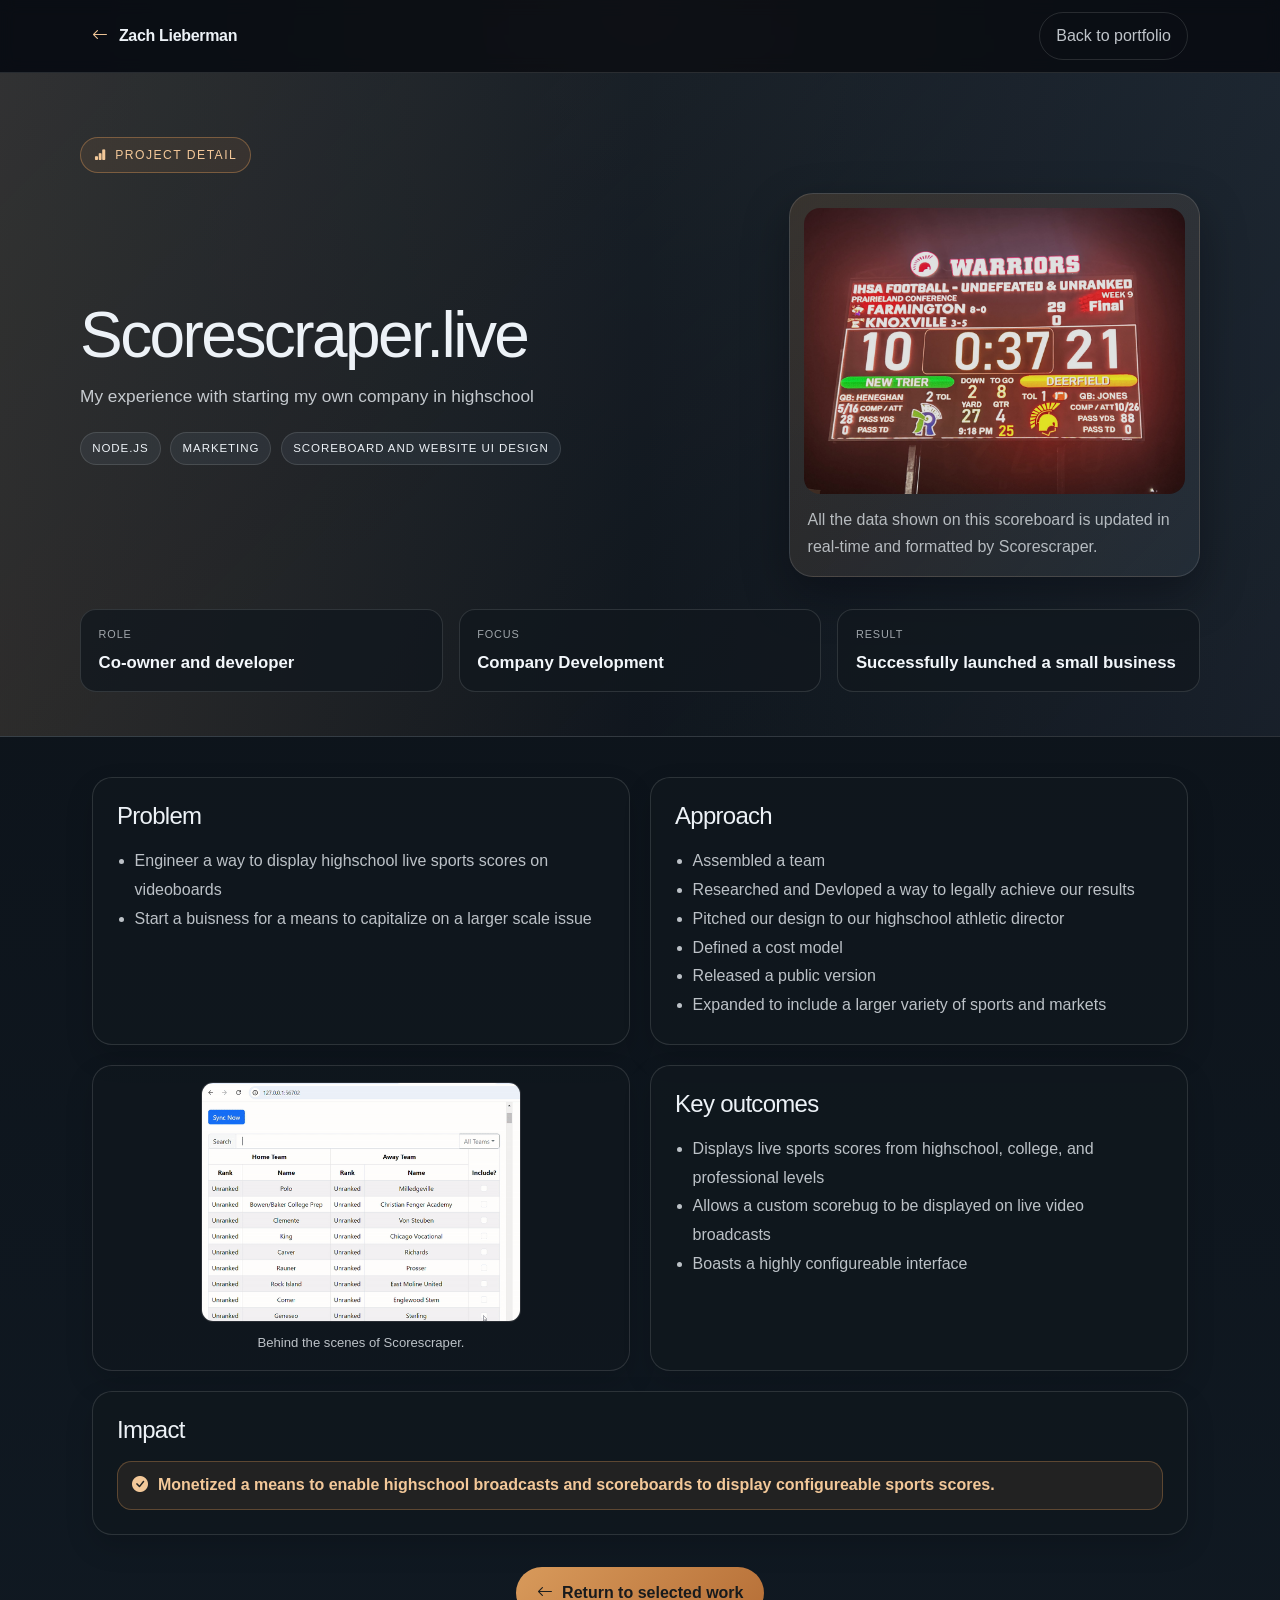
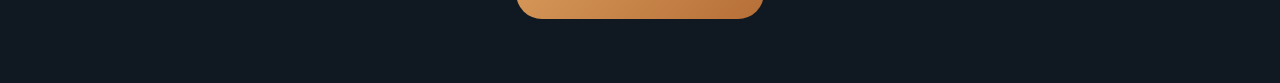
<file: proj2.html>
<!DOCTYPE html>
<html lang="en" data-bs-theme="dark">

<head>
  <meta charset="UTF-8">
  <meta name="viewport" content="width=device-width, initial-scale=1.0">
  <title>Scorescraper.live | Zach Lieberman</title>
  <meta name="description" content="A tool for displaying live sports scores on videoboards and broadcasts.">
  <link href="https://cdn.jsdelivr.net/npm/bootstrap@5.3.3/dist/css/bootstrap.min.css" rel="stylesheet">
  <link rel="stylesheet" href="https://cdn.jsdelivr.net/npm/bootstrap-icons@1.11.3/font/bootstrap-icons.min.css">
  <link rel="stylesheet" href="project-detail.css">
</head>

<body style="
    --project-caption-font-size: 1rem;
    --hero-image-width: 100%;
    --hero-image-height: 100%;
    --hero-image-fit: cover;          /* cover | contain */
    --hero-image-position: center;    /* center | top | 50% 30% */
    --hero-image-radius: 0;
    --hero-image-crop-top: 0%;
    --hero-image-crop-bottom: 0%;
  ">

  <nav class="topbar">
    <div class="container nav-inner">
      <a class="brand" href="index.html"><i class="bi bi-arrow-left"></i>Zach Lieberman</a>
      <a class="nav-link" href="index.html#projects">Back to portfolio</a>
    </div>
  </nav>

  <main class="project-page">
    <section class="project-hero">
      <div class="container">
        <span class="eyebrow"><i class="bi bi-bar-chart-fill"></i> Project detail</span>
        <div class="hero-grid">
          <div>
            <h1>Scorescraper.live</h1>
            <p>My experience with starting my own company in highschool</p>
            <div class="tag-row">
              <span class="tag">Node.js</span>
              <span class="tag">Marketing</span>
              <span class="tag">Scoreboard and Website UI Design</span>
            </div>
          </div>
          <div class="hero-visual hero-visual--captioned">
            <div class="hero-visual-content"><img class="hero-image-fit" src="media/IMG_8329.JPG" alt="Scoreboard">
            </div>
            <p class="hero-video-caption">All the data shown on this scoreboard is updated in real-time and formatted by Scorescraper.</p>
          </div>
        </div>

        <div class="project-metrics">
          <div class="metric">
            <span class="metric-label">Role</span>
            <span class="metric-value">Co-owner and developer</span>
          </div>
          <div class="metric">
            <span class="metric-label">Focus</span>
            <span class="metric-value">Company Development</span>
          </div>
          <div class="metric">
            <span class="metric-label">Result</span>
            <span class="metric-value">Successfully launched a small business</span>
          </div>
        </div>
      </div>
    </section>

    <div class="container detail-shell">
      <div class="detail-grid">
        <article class="detail-card">
          <h2>Problem</h2>
          <ul>
            <li>Engineer a way to display highschool live sports scores on videoboards</li>
            <li>Start a buisness for a means to capitalize on a larger scale issue</li>
          </ul>
        </article>

        <article class="detail-card">
          <h2>Approach</h2>
          <ul>
            <li>Assembled a team</li>
            <li>Researched and Devloped a way to legally achieve our results</li>
            <li>Pitched our design to our highschool athletic director</li>
            <li>Defined a cost model</li>
            <li>Released a public version</li>
            <li>Expanded to include a larger variety of sports and markets</li>

          </ul>
        </article>

        <article class="detail-card detail-media-card">
          <img class="detail-media-image" src="media/clickInclue.gif" alt="Project snapshot">
          <p class="detail-media-caption">Behind the scenes of Scorescraper.</p>
        </article>

        <article class="detail-card">
          <h2>Key outcomes</h2>
          <ul>
            <li>Displays live sports scores from highschool, college, and professional levels</li>
            <li>Allows a custom scorebug to be displayed on live video broadcasts</li>
            <li>Boasts a highly configureable interface</li>
          </ul>
        </article>

        <article class="detail-card full">
          <h2>Impact</h2>
          <div class="outcome"><i class="bi bi-check-circle-fill"></i> Monetized a means to enable highschool broadcasts
            and scoreboards to display configureable sports scores.</div>
        </article>
      </div>

      <div class="back-section">
        <a class="back-button" href="index.html#projects"><i class="bi bi-arrow-left"></i> Return to selected work</a>
      </div>
    </div>
  </main>
</body>

</html>
</file>
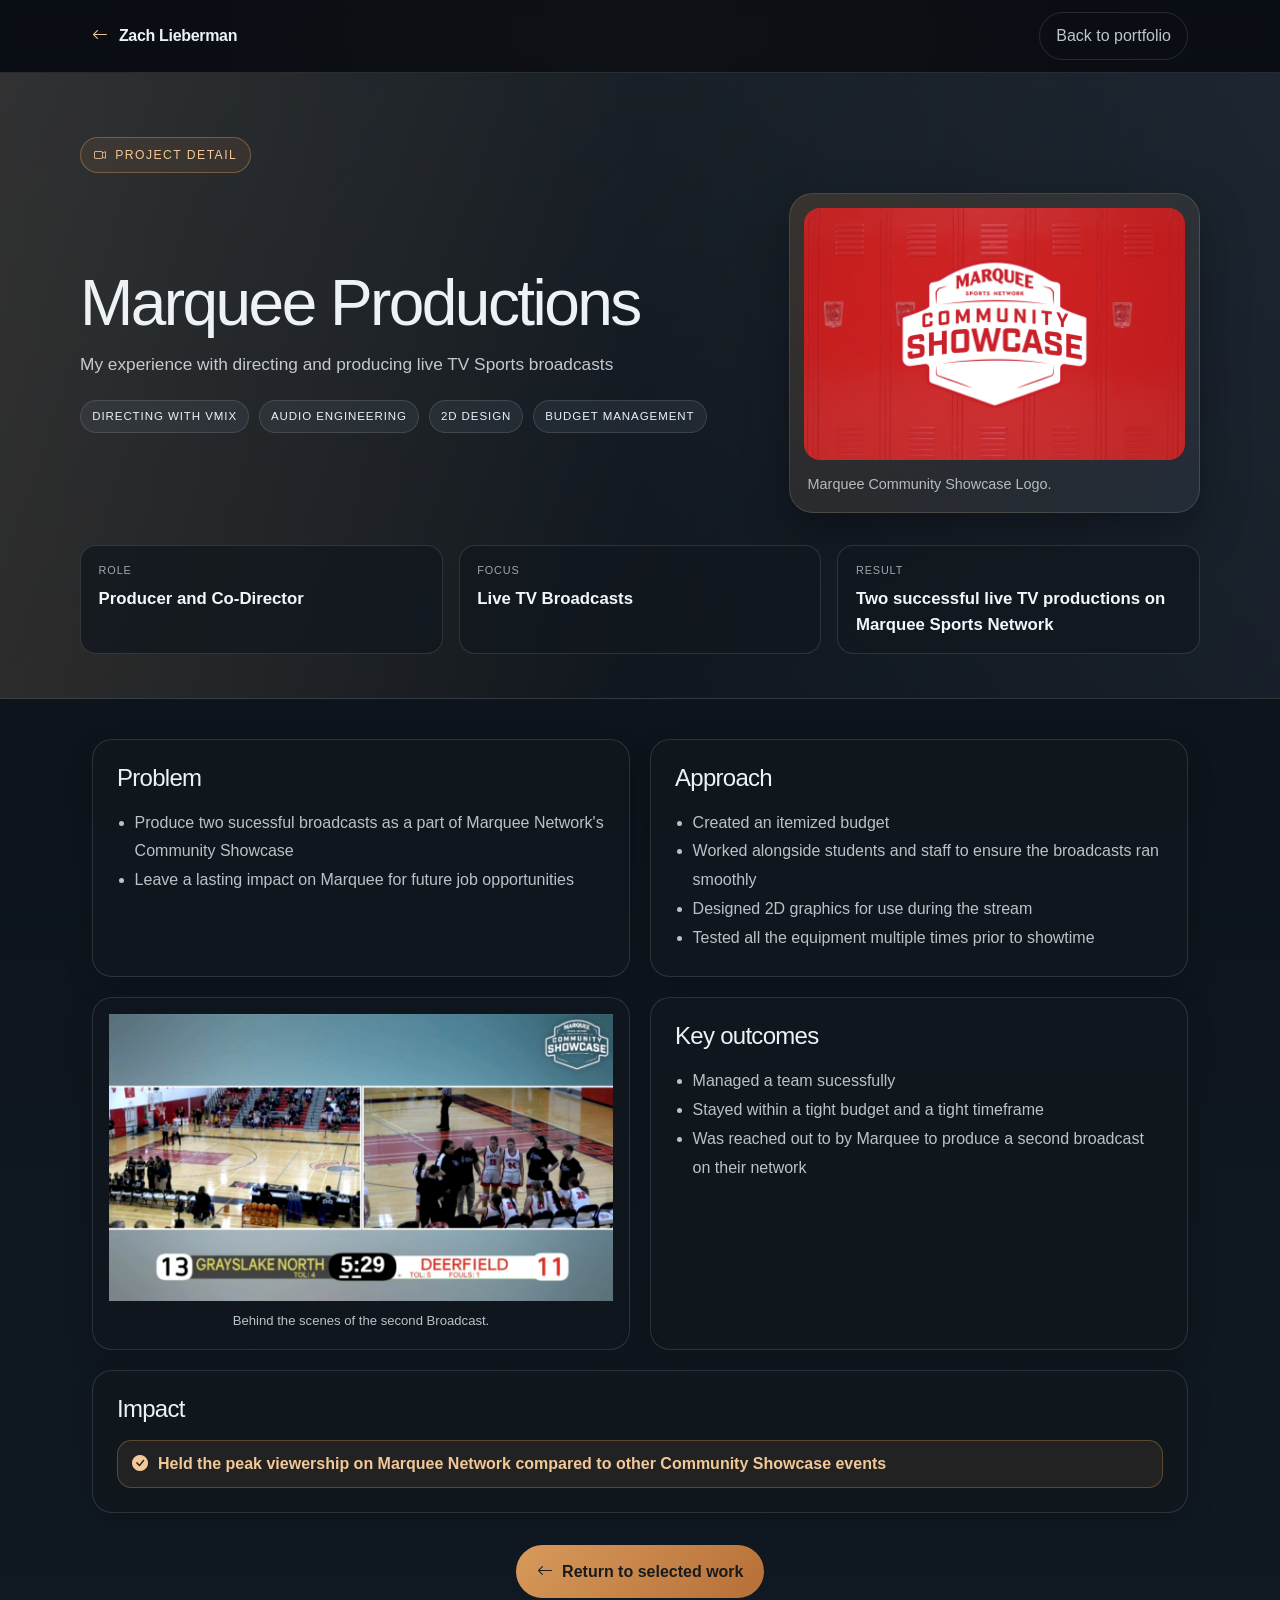
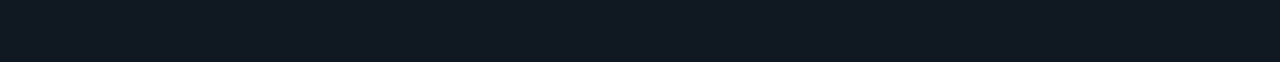
<file: proj3.html>
<!DOCTYPE html>
<html lang="en" data-bs-theme="dark">
<head>
  <meta charset="UTF-8">
  <meta name="viewport" content="width=device-width, initial-scale=1.0">
  <title>Marquee Productions | Zach Lieberman</title>
  <meta name="description" content="Project detail page for Marquee Productions work by Zach Lieberman.">
  <link href="https://cdn.jsdelivr.net/npm/bootstrap@5.3.3/dist/css/bootstrap.min.css" rel="stylesheet">
  <link rel="stylesheet" href="https://cdn.jsdelivr.net/npm/bootstrap-icons@1.11.3/font/bootstrap-icons.min.css">
  <link rel="stylesheet" href="project-detail.css">
</head>
<body style="--project-caption-font-size: 0.9rem;">
  <nav class="topbar">
    <div class="container nav-inner">
      <a class="brand" href="index.html"><i class="bi bi-arrow-left"></i>Zach Lieberman</a>
      <a class="nav-link" href="index.html#projects">Back to portfolio</a>
    </div>
  </nav>

  <main class="project-page">
    <section class="project-hero">
      <div class="container">
        <span class="eyebrow"><i class="bi bi-camera-video"></i> Project detail</span>
        <div class="hero-grid">
          <div>
            <h1>Marquee Productions</h1>
            <p>My experience with directing and producing live TV Sports broadcasts</p>
            <div class="tag-row">
              <span class="tag">Directing with vMix</span>
              <span class="tag">Audio Engineering</span>
              <span class="tag">2D Design</span>
              <span class = "tag">Budget Management</span>
            </div>
          </div>
          <div class="hero-visual hero-visual--captioned">
            <div class="hero-visual-content"><img class="hero-visual-image" src="media/marqueeshowcase.png" alt="Marquee Showcase"></div>
            <p class="hero-video-caption">Marquee Community Showcase Logo.</p>
          </div>
        </div>

        <div class="project-metrics">
          <div class="metric">
            <span class="metric-label">Role</span>
            <span class="metric-value">Producer and Co-Director</span>
          </div>
          <div class="metric">
            <span class="metric-label">Focus</span>
            <span class="metric-value">Live TV Broadcasts</span>
          </div>
          <div class="metric">
            <span class="metric-label">Result</span>
            <span class="metric-value">Two successful live TV productions on Marquee Sports Network</span>
          </div>
        </div>
      </div>
    </section>

    <div class="container detail-shell">
      <div class="detail-grid">
        <article class="detail-card">
          <h2>Problem</h2>
          <ul>
            <li>Produce two sucessful broadcasts as a part of Marquee Network's Community Showcase</li>
            <li>Leave a lasting impact on Marquee for future job opportunities</li>
          </ul>
        </article>

        <article class="detail-card">
          <h2>Approach</h2>
          <ul>
            <li>Created an itemized budget</li>
            <li>Worked alongside students and staff to ensure the broadcasts ran smoothly</li>
            <li>Designed 2D graphics for use during the stream</li>
            <li>Tested all the equipment multiple times prior to showtime</li>

          </ul>
        </article>

        <article class="detail-card detail-media-card">
          <img class="hero-media-image" src="media/IMG_2562.jpg" alt="Project snapshot">
          <p class="detail-media-caption">Behind the scenes of the second Broadcast.</p>
        </article>

        <article class="detail-card">
          <h2>Key outcomes</h2>
          <ul>
            <li>Managed a team sucessfully</li>
            <li>Stayed within a tight budget and a tight timeframe</li>
            <li>Was reached out to by Marquee to produce a second broadcast on their network</li>
          </ul>
        </article>

        <article class="detail-card full">
          <h2>Impact</h2>
          <div class="outcome"><i class="bi bi-check-circle-fill"></i> Held the peak viewership on Marquee Network compared to other Community Showcase events</div>
        </article>
      </div>

      <div class="back-section">
        <a class="back-button" href="index.html#projects"><i class="bi bi-arrow-left"></i> Return to selected work</a>
      </div>
    </div>
  </main>
</body>
</html>
</file>
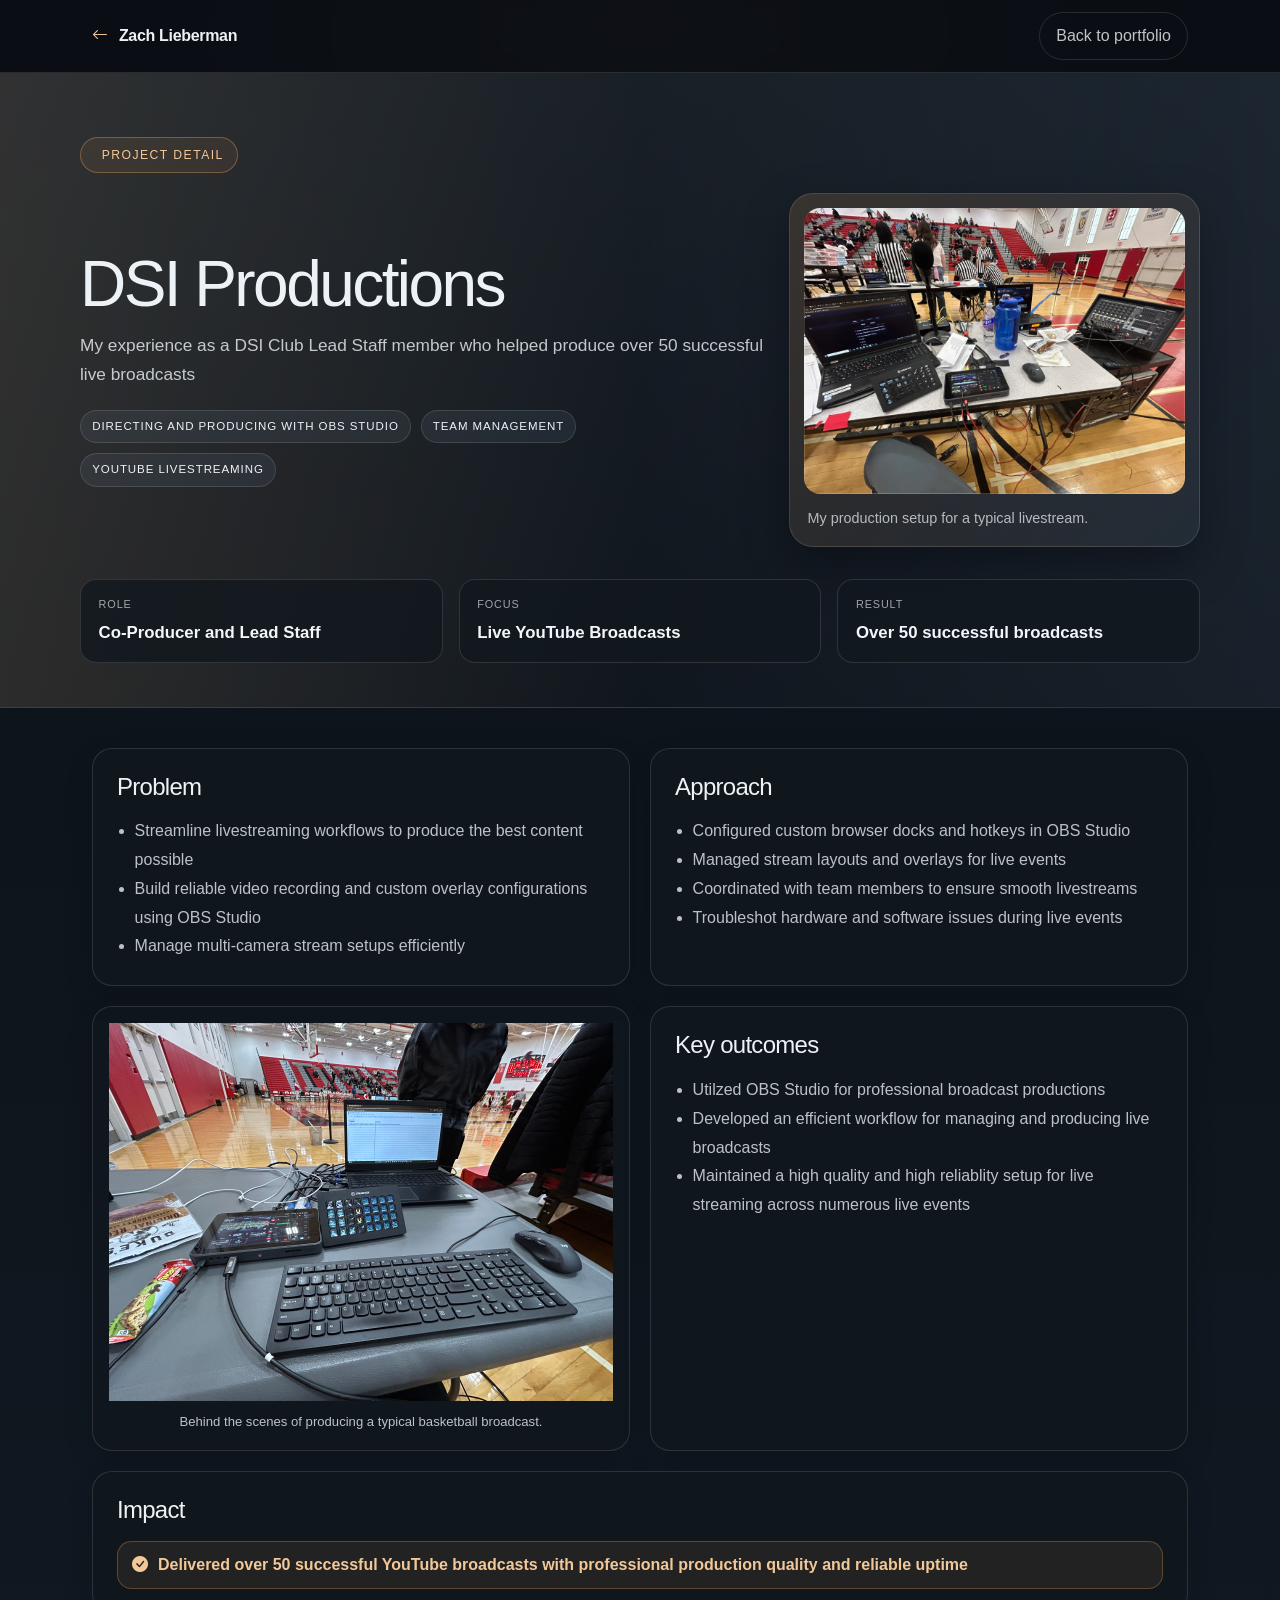
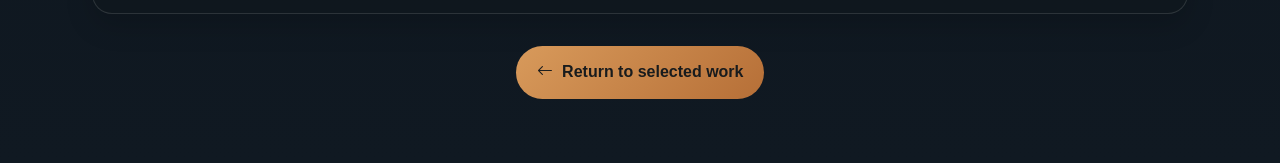
<file: proj4.html>
<!DOCTYPE html>
<html lang="en" data-bs-theme="dark">
<head>
  <meta charset="UTF-8">
  <meta name="viewport" content="width=device-width, initial-scale=1.0">
  <title>DSI Productions | Zach Lieberman</title>
  <meta name="description" content="My work for DSI Club producting livestreams on youtube">
  <link href="https://cdn.jsdelivr.net/npm/bootstrap@5.3.3/dist/css/bootstrap.min.css" rel="stylesheet">
  <link rel="stylesheet" href="https://cdn.jsdelivr.net/npm/bootstrap-icons@1.11.3/font/bootstrap-icons.min.css">
  <link rel="stylesheet" href="project-detail.css">
</head>
<body style="--project-caption-font-size: 0.9rem;">
  <nav class="topbar">
    <div class="container nav-inner">
      <a class="brand" href="index.html"><i class="bi bi-arrow-left"></i>Zach Lieberman</a>
      <a class="nav-link" href="index.html#projects">Back to portfolio</a>
    </div>
  </nav>

  <main class="project-page">
    <section class="project-hero">
      <div class="container">
        <span class="eyebrow"><img class ></i> Project detail</span>
        <div class="hero-grid">
          <div>
            <h1>DSI Productions</h1>
            <p>My experience as a DSI Club Lead Staff member who helped produce over 50 successful live broadcasts</p>
            <div class="tag-row">
              <span class="tag">Directing and Producing with OBS Studio</span>
              <span class="tag">Team Management</span>
              <span class="tag">YouTube Livestreaming</span>
            </div>
          </div>
          <div class="hero-visual hero-visual--captioned">
            <div class="hero-visual-content"><img class="hero-visual-image" src="media/IMG_8905.jpg" alt="DSI Work"></div>
            <p class="hero-video-caption">My production setup for a typical livestream.</p>
          </div>
        </div>

        <div class="project-metrics">
          <div class="metric">
            <span class="metric-label">Role</span>
            <span class="metric-value">Co-Producer and Lead Staff</span>
          </div>
          <div class="metric">
            <span class="metric-label">Focus</span>
            <span class="metric-value">Live YouTube Broadcasts</span>
          </div>
          <div class="metric">
            <span class="metric-label">Result</span>
            <span class="metric-value">Over 50 successful broadcasts</span>
          </div>
        </div>
      </div>
    </section>

    <div class="container detail-shell">
      <div class="detail-grid">
        <article class="detail-card">
          <h2>Problem</h2>
          <ul>
            <li>Streamline livestreaming workflows to produce the best content possible</li>
            <li>Build reliable video recording and custom overlay configurations using OBS Studio</li>
            <li>Manage multi-camera stream setups efficiently</li>
          </ul>
        </article>

        <article class="detail-card">
          <h2>Approach</h2>
          <ul>
            <li>Configured custom browser docks and hotkeys in OBS Studio</li>
            <li>Managed stream layouts and overlays for live events</li>
            <li>Coordinated with team members to ensure smooth livestreams</li>
            <li>Troubleshot hardware and software issues during live events</li>

          </ul>
        </article>

        <article class="detail-card detail-media-card">
          <img class="hero-media-image" src="media/dsiPic.JPG" alt="Project snapshot">
          <p class="detail-media-caption">Behind the scenes of producing a typical basketball broadcast.</p>
        </article>

        <article class="detail-card">
          <h2>Key outcomes</h2>
          <ul>
            <li>Utilzed OBS Studio for professional broadcast productions</li>
            <li>Developed an efficient workflow for managing and producing live broadcasts</li>
            <li>Maintained a high quality and high reliablity setup for live streaming across numerous live events</li>
          </ul>
        </article>

        <article class="detail-card full">
          <h2>Impact</h2>
          <div class="outcome"><i class="bi bi-check-circle-fill"></i> Delivered over 50 successful YouTube broadcasts with professional production quality and reliable uptime</div>
        </article>
      </div>

      <div class="back-section">
        <a class="back-button" href="index.html#projects"><i class="bi bi-arrow-left"></i> Return to selected work</a>
      </div>
    </div>
  </main>
</body>
</html>
</file>
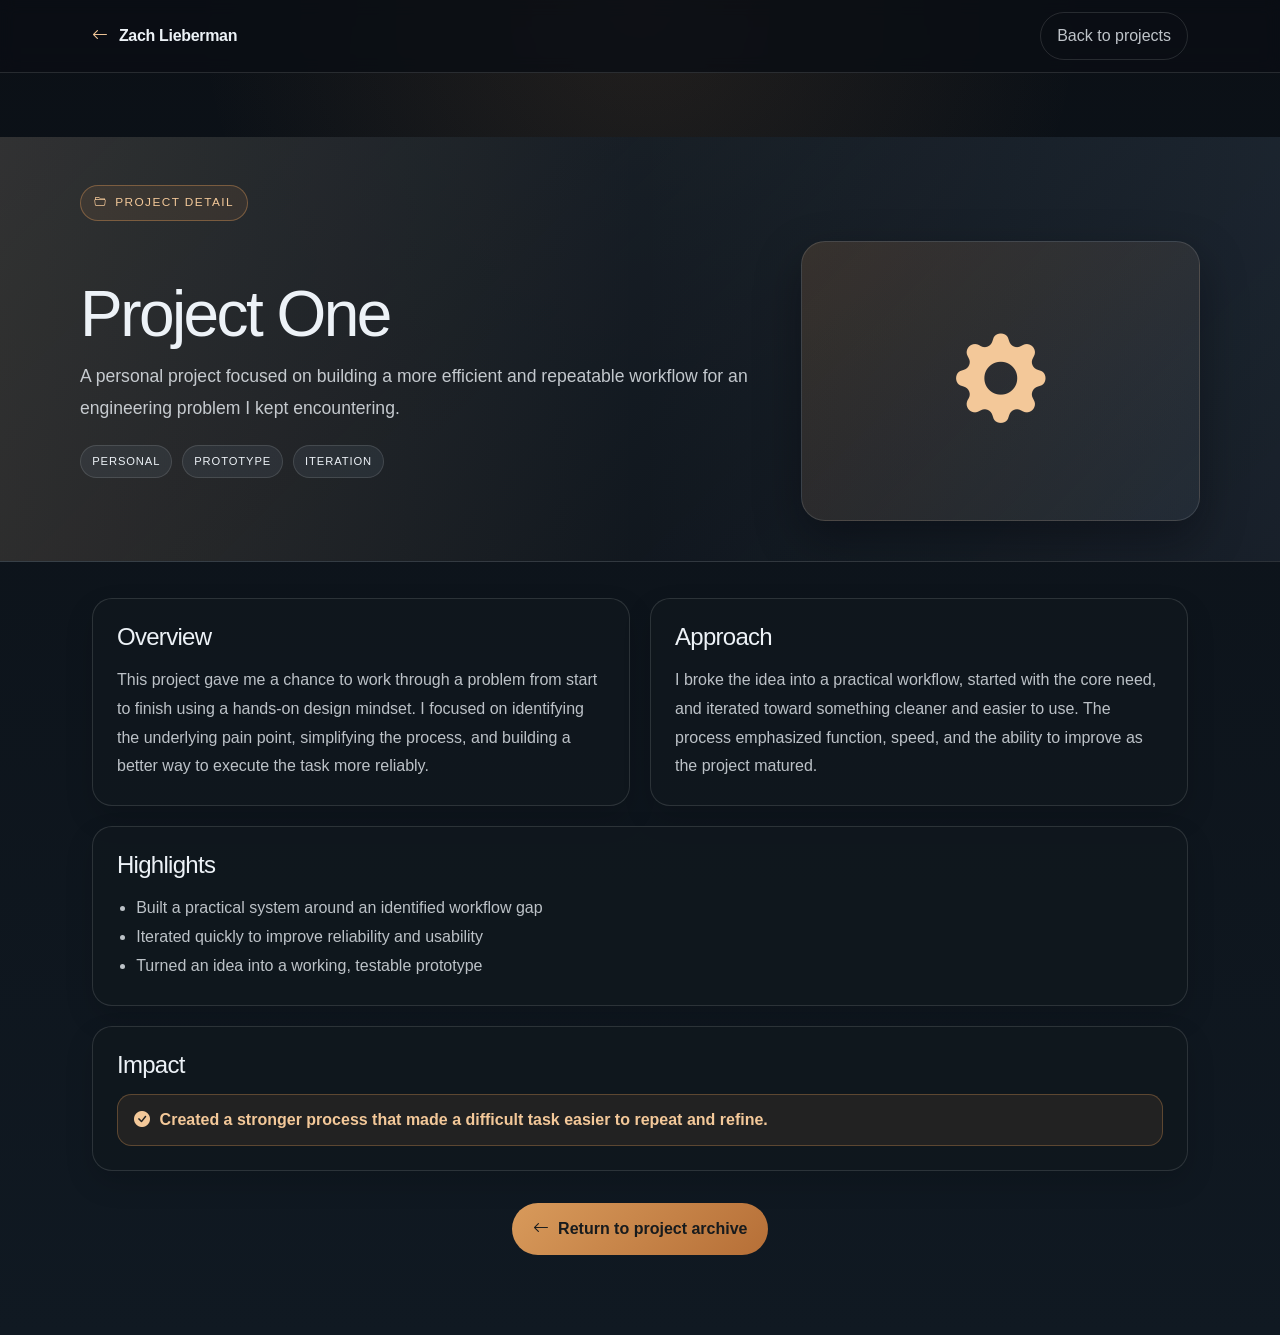
<file: project-detail.html>
<!DOCTYPE html>
<html lang="en" data-bs-theme="dark">
<head>
  <meta charset="UTF-8">
  <meta name="viewport" content="width=device-width, initial-scale=1.0">
  <title>Project Detail | Zach Lieberman</title>
  <meta name="description" content="Detailed project overview for Zach Lieberman's work.">
  <link href="https://cdn.jsdelivr.net/npm/bootstrap@5.3.3/dist/css/bootstrap.min.css" rel="stylesheet">
  <link rel="stylesheet" href="https://cdn.jsdelivr.net/npm/bootstrap-icons@1.11.3/font/bootstrap-icons.min.css">
  <style>
    :root {
      --steel-950: #0c1117;
      --steel-900: #141d28;
      --steel-800: #1b2a36;
      --steel-700: #2c4052;
      --steel-500: #6d8197;
      --metal: #b7bfc7;
      --metal-strong: #dfe6ef;
      --bronze: #cb8d52;
      --line: rgba(255, 255, 255, 0.12);
      --shadow: rgba(2, 4, 8, 0.35);
    }

    * { box-sizing: border-box; }

    body {
      margin: 0;
      background:
        radial-gradient(circle at top, rgba(203, 141, 82, 0.12), transparent 30%),
        linear-gradient(180deg, #0b1016 0%, #101922 100%);
      color: #edf2f7;
      font-family: "Segoe UI", sans-serif;
    }

    a { text-decoration: none; }
    img { max-width: 100%; display: block; }

    .container {
      width: min(1120px, calc(100% - 2rem));
      margin: 0 auto;
    }

    .topbar {
      position: sticky;
      top: 0;
      z-index: 20;
      border-bottom: 1px solid var(--line);
      background: rgba(10, 14, 20, 0.82);
      backdrop-filter: blur(8px);
    }

    .nav-inner {
      display: flex;
      justify-content: space-between;
      align-items: center;
      gap: 1rem;
      min-height: 72px;
    }

    .brand {
      display: inline-flex;
      align-items: center;
      gap: 0.7rem;
      color: #edf2f7;
      text-decoration: none;
      font-weight: 700;
      letter-spacing: -0.02em;
    }

    .brand i { color: #f3c899; }

    .nav-link {
      color: rgba(237, 242, 247, 0.8);
      text-decoration: none;
      border: 1px solid var(--line);
      border-radius: 999px;
      padding: 0.7rem 1rem;
      transition: border-color 0.2s ease, transform 0.2s ease;
    }

    .nav-link:hover {
      border-color: rgba(203, 141, 82, 0.45);
      transform: translateY(-1px);
      color: #edf2f7;
      text-decoration: none;
    }

    .project-page {
      padding: 4rem 0 5rem;
    }

    .hero-shell {
      position: relative;
      overflow: hidden;
      background: linear-gradient(135deg, rgba(29, 39, 48, 0.92), rgba(10, 14, 20, 0.78));
      border-bottom: 1px solid var(--line);
    }

    .hero-shell::before {
      content: "";
      position: absolute;
      inset: 0;
      background: linear-gradient(90deg, rgba(203, 141, 82, 0.12), transparent 50%, rgba(120, 153, 188, 0.12));
      pointer-events: none;
    }

    .hero-shell .container {
      position: relative;
      z-index: 1;
      padding: 3rem 0 2.5rem;
    }

    .eyebrow {
      display: inline-flex;
      align-items: center;
      gap: 0.5rem;
      padding: 0.5rem 0.8rem;
      border-radius: 999px;
      border: 1px solid rgba(203, 141, 82, 0.45);
      background: rgba(203, 141, 82, 0.1);
      color: #f3c899;
      letter-spacing: 0.12em;
      text-transform: uppercase;
      font-size: 0.74rem;
      margin-bottom: 1.25rem;
    }

    .hero-grid {
      display: grid;
      grid-template-columns: 1.4fr 0.8fr;
      gap: 1.5rem;
      align-items: center;
    }

    h1 {
      margin: 0 0 1rem;
      font-size: clamp(2.5rem, 5vw, 4.2rem);
      line-height: 0.96;
      letter-spacing: -0.04em;
    }

    .hero-copy {
      font-size: 1.1rem;
      line-height: 1.8;
      max-width: 680px;
      color: rgba(237, 242, 247, 0.8);
    }

    .tag-row {
      display: flex;
      flex-wrap: wrap;
      gap: 0.6rem;
      margin-top: 1.25rem;
    }

    .tag {
      display: inline-flex;
      align-items: center;
      padding: 0.45rem 0.7rem;
      border-radius: 999px;
      background: rgba(109, 129, 151, 0.14);
      border: 1px solid var(--line);
      color: #edf2f7;
      font-size: 0.7rem;
      letter-spacing: 0.08em;
      text-transform: uppercase;
    }

    .hero-visual {
      min-height: 280px;
      display: flex;
      align-items: center;
      justify-content: center;
      border-radius: 1.5rem;
      border: 1px solid var(--line);
      background: linear-gradient(135deg, rgba(203, 141, 82, 0.18), rgba(109, 129, 151, 0.12));
      box-shadow: 0 18px 45px var(--shadow);
      color: #f3c899;
      font-size: clamp(4rem, 7vw, 6rem);
    }

    .detail-shell {
      padding-top: 2.25rem;
    }

    .detail-grid {
      display: grid;
      grid-template-columns: repeat(2, minmax(0, 1fr));
      gap: 1.25rem;
    }

    .detail-card {
      background: rgba(17, 24, 30, 0.82);
      border: 1px solid var(--line);
      border-radius: 1.25rem;
      padding: 1.5rem;
      box-shadow: 0 12px 28px rgba(0, 0, 0, 0.15);
    }

    .detail-card h2 {
      margin: 0 0 0.9rem;
      font-size: 1.5rem;
      letter-spacing: -0.03em;
    }

    .detail-card p,
    .detail-card li {
      color: rgba(237, 242, 247, 0.78);
      line-height: 1.8;
      margin: 0;
    }

    .detail-card ul {
      margin: 0;
      padding-left: 1.2rem;
    }

    .detail-card.full {
      grid-column: 1 / -1;
    }

    .outcome {
      display: flex;
      align-items: center;
      gap: 0.6rem;
      padding: 0.8rem 1rem;
      border-radius: 0.9rem;
      background: rgba(203, 141, 82, 0.1);
      border: 1px solid rgba(203, 141, 82, 0.35);
      color: #f3c899;
      font-weight: 600;
    }

    .back-section {
      text-align: center;
      padding-top: 2rem;
    }

    .back-button {
      display: inline-flex;
      align-items: center;
      justify-content: center;
      gap: 0.6rem;
      background: linear-gradient(135deg, #d89a5b 0%, #b66f37 100%);
      color: #181b1d;
      border-radius: 999px;
      padding: 0.9rem 1.3rem;
      font-weight: 700;
      transition: transform 0.2s ease, box-shadow 0.2s ease;
    }

    .back-button:hover {
      text-decoration: none;
      color: #181b1d;
      transform: translateY(-1px);
      box-shadow: 0 12px 22px rgba(203, 141, 82, 0.25);
    }

    @media (max-width: 768px) {
      .hero-grid,
      .detail-grid {
        grid-template-columns: 1fr;
      }
    }
  </style>
</head>
<body>
  <nav class="topbar">
    <div class="container nav-inner">
      <a class="brand" href="index.html"><i class="bi bi-arrow-left"></i>Zach Lieberman</a>
      <a class="nav-link" href="projects.html">Back to projects</a>
    </div>
  </nav>

  <main class="project-page">
    <section class="hero-shell">
      <div class="container">
        <span class="eyebrow"><i class="bi bi-folder2-open"></i> Project detail</span>
        <div class="hero-grid">
          <div>
            <h1 id="project-title">Project</h1>
            <p id="project-summary" class="hero-copy"></p>
            <div class="tag-row" id="project-tags"></div>
          </div>
          <div class="hero-visual"><i class="bi bi-gear-fill" id="project-icon"></i></div>
        </div>
      </div>
    </section>

    <div class="container detail-shell">
      <div class="detail-grid">
        <article class="detail-card">
          <h2>Overview</h2>
          <p id="overview-text"></p>
        </article>

        <article class="detail-card">
          <h2>Approach</h2>
          <p id="approach-text"></p>
        </article>

        <article class="detail-card full">
          <h2>Highlights</h2>
          <ul id="highlights-list"></ul>
        </article>

        <article class="detail-card full">
          <h2>Impact</h2>
          <div class="outcome"><i class="bi bi-check-circle-fill"></i> <span id="impact-text"></span></div>
        </article>
      </div>

      <div class="back-section">
        <a class="back-button" href="projects.html"><i class="bi bi-arrow-left"></i> Return to project archive</a>
      </div>
    </div>
  </main>

  <script>
    const projectData = {
      'project-one': {
        title: 'Project One',
        category: 'Personal',
        icon: 'bi-gear-fill',
        summary: 'A personal project focused on building a more efficient and repeatable workflow for an engineering problem I kept encountering.',
        overview: 'This project gave me a chance to work through a problem from start to finish using a hands-on design mindset. I focused on identifying the underlying pain point, simplifying the process, and building a better way to execute the task more reliably.',
        approach: 'I broke the idea into a practical workflow, started with the core need, and iterated toward something cleaner and easier to use. The process emphasized function, speed, and the ability to improve as the project matured.',
        highlights: ['Built a practical system around an identified workflow gap', 'Iterated quickly to improve reliability and usability', 'Turned an idea into a working, testable prototype'],
        impact: 'Created a stronger process that made a difficult task easier to repeat and refine.',
        tags: ['Personal', 'Prototype', 'Iteration']
      },
      'project-two': {
        title: 'Project Two',
        category: 'School Project',
        icon: 'bi-mortarboard-fill',
        summary: 'A school-based design project that explored problem solving, documentation, and turning theory into a more tangible engineering concept.',
        overview: 'This work reflected a classroom-driven engineering challenge where I had to anchor ideas in analysis, testing, and clear communication. The project gave me a way to connect coursework with real design decision-making.',
        approach: 'I organized the work around requirements, constraints, and objective evaluation so the final concept stayed grounded in engineering reasoning. The goal was to balance technical rigor with design clarity and communication.',
        highlights: ['Applied classroom fundamentals to a full design workflow', 'Used analysis and iteration to refine the concept', 'Documented decisions and tradeoffs clearly'],
        impact: 'Developed a more structured design approach that translated theory into concrete, useful outcomes.',
        tags: ['School', 'Design', 'Analysis']
      },
      'project-three': {
        title: 'Project Three',
        category: 'Group Work',
        icon: 'bi-people-fill',
        summary: 'A collaborative project that required coordination, communication, and alignment across multiple contributors and technical responsibilities.',
        overview: 'This project emphasized group problem solving and the importance of turning individual work into a unified final product. It required consistent communication and a shared understanding of how each task contributed to the larger goal.',
        approach: 'I focused on bringing structure to the team process, aligning priorities, and helping the project stay practical while each member worked on their parts. That coordination was key to keeping the work moving efficiently.',
        highlights: ['Coordinated shared deliverables across team members', 'Maintained process consistency during a multi-step build', 'Improved communication around constraints and progress'],
        impact: 'Turned a team effort into a more organized and cohesive engineering outcome.',
        tags: ['Group', 'Collaboration', 'Systems']
      },
      'project-four': {
        title: 'Project Four',
        category: 'Personal',
        icon: 'bi-tools',
        summary: 'A personal build focused on practical problem solving and refining a process that needed better efficiency and usability.',
        overview: 'This project centered on making a system easier to use while also improving how it functioned under real conditions. It highlighted how small changes to design and workflow can create a much more effective result.',
        approach: 'I started with a specific need and worked through the constraints before turning the idea into a more refined version. The process included repeated testing and recalibration to make the final result more useful.',
        highlights: ['Improved a workflow with hands-on iteration', 'Focused on function and long-term usability', 'Turned a rough concept into a more polished build'],
        impact: 'Created a practical solution that balanced simplicity, reliability, and ongoing improvement.',
        tags: ['Personal', 'Build', 'Optimization']
      },
      'project-five': {
        title: 'Project Five',
        category: 'School Project',
        icon: 'bi-book-half',
        summary: 'A design and analysis effort centered on research, iteration, and turning classroom concepts into a clearer engineering solution.',
        overview: 'This project pushed me to connect conceptual learning with concrete implementation. The process involved balancing theory, testing, and the practical realities of design decisions in a way that made the solution more grounded.',
        approach: 'I worked through assumptions, refined the concept with testing, and iterated based on what the evidence suggested. The goal was to create a result that was thoughtful, traceable, and technically reasoned.',
        highlights: ['Connected theory to a practical design process', 'Used iteration to improve the final outcome', 'Strengthened communication through clear documentation'],
        impact: 'Built confidence in translating academic concepts into a more complete engineering proposal.',
        tags: ['School', 'Research', 'Iteration']
      },
      'project-six': {
        title: 'Project Six',
        category: 'Group Work',
        icon: 'bi-diagram-3',
        summary: 'A collaborative effort centered on aligning different skill sets into a single, workable project direction.',
        overview: 'This project required balancing multiple perspectives and coordinating work across different technical decisions. It was a good example of how project success depends on clear communication, process discipline, and alignment.',
        approach: 'I helped shape the work around the shared goal, keeping the team moving while maintaining focus on practical execution. That meant clarifying tasks, reinforcing the shared strategy, and staying adaptable when the project evolved.',
        highlights: ['Aligned team priorities around a common objective', 'Managed complexity while keeping momentum', 'Supported a collaborative, process-driven approach'],
        impact: 'Created a more efficient group workflow that kept the project grounded and moving forward.',
        tags: ['Group', 'Process', 'Coordination']
      }
    };

    const params = new URLSearchParams(window.location.search);
    const id = params.get('id') || 'project-one';
    const data = projectData[id] || projectData['project-one'];

    document.title = `${data.title} | Zach Lieberman`;
    document.getElementById('project-title').textContent = data.title;
    document.getElementById('project-summary').textContent = data.summary;
    document.getElementById('overview-text').textContent = data.overview;
    document.getElementById('approach-text').textContent = data.approach;
    document.getElementById('impact-text').textContent = data.impact;
    document.getElementById('project-icon').className = `bi ${data.icon}`;

    const tags = document.getElementById('project-tags');
    tags.innerHTML = data.tags.map((tag) => `<span class="tag">${tag}</span>`).join('');

    const list = document.getElementById('highlights-list');
    list.innerHTML = data.highlights.map((item) => `<li>${item}</li>`).join('');
  </script>
</body>
</html>
</file>
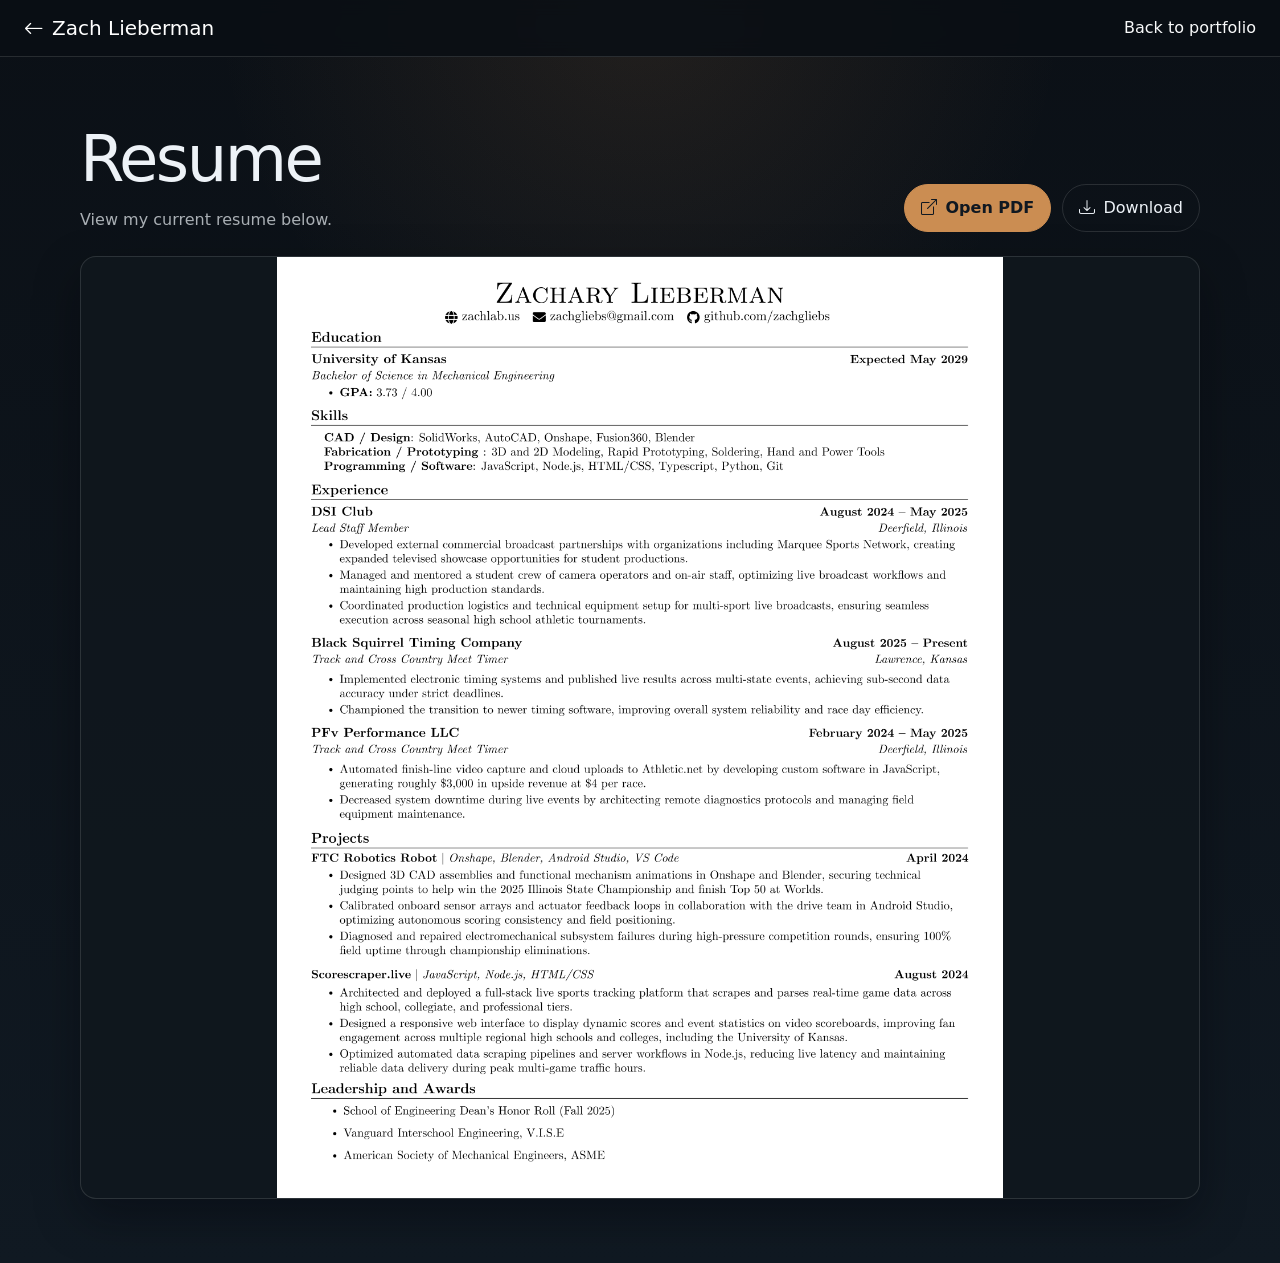
<file: resume.html>
<!DOCTYPE html>
<html lang="en" data-bs-theme="dark">

<head>
  <meta charset="UTF-8">
  <meta name="viewport" content="width=device-width, initial-scale=1.0">
  <title>Resume | Zach Lieberman</title>
  <meta name="description" content="Resume of Zach Lieberman, mechanical engineering student and designer.">
  <link href="https://cdn.jsdelivr.net/npm/bootstrap@5.3.3/dist/css/bootstrap.min.css" rel="stylesheet">
  <link rel="stylesheet" href="https://cdn.jsdelivr.net/npm/bootstrap-icons@1.11.3/font/bootstrap-icons.min.css">
  <style>
    :root {
      --steel-950: #0c1117;
      --steel-900: #141d28;
      --metal-strong: #dfe6ef;
      --bronze: #cb8d52;
      --line: rgba(255, 255, 255, 0.12);
    }

    body {
      min-height: 100vh;
      margin: 0;
      background:
        radial-gradient(circle at top, rgba(203, 141, 82, 0.12), transparent 30%),
        linear-gradient(180deg, #0b1016 0%, #101922 100%);
      color: #edf2f7;
    }

    .navbar {
      background: rgba(10, 14, 20, 0.86) !important;
      backdrop-filter: blur(8px);
      border-color: var(--line) !important;
    }

    .resume-page {
      width: min(1120px, calc(100% - 2rem));
      margin: 0 auto;
      padding: 4rem 0;
    }

    .resume-heading {
      display: flex;
      align-items: end;
      justify-content: space-between;
      gap: 1.5rem;
      margin-bottom: 1.5rem;
    }

    .resume-heading h1 {
      margin: 0;
      font-size: clamp(2.2rem, 5vw, 4rem);
      letter-spacing: -0.04em;
    }

    .resume-heading p {
      margin: 0.65rem 0 0;
      color: rgba(237, 242, 247, 0.7);
    }

    .resume-actions {
      display: flex;
      flex-wrap: wrap;
      gap: 0.7rem;
    }

    .resume-actions a {
      display: inline-flex;
      align-items: center;
      gap: 0.5rem;
      border: 1px solid var(--line);
      border-radius: 999px;
      padding: 0.7rem 1rem;
      color: #edf2f7;
      text-decoration: none;
    }

    .resume-actions a:first-child {
      background: var(--bronze);
      border-color: var(--bronze);
      color: #101821;
      font-weight: 700;
    }

    .resume-viewer {
      width: 100%;
      border: 1px solid var(--line);
      border-radius: 1rem;
      background: rgba(17, 24, 30, 0.82);
      box-shadow: 0 18px 45px rgba(2, 4, 8, 0.35);
    }

    .resume-image {
      display: block;
      width: 65%;
      height: auto;
      max-width: 100%;
      margin: 0 auto;
    }

    @media (max-width: 640px) {
      .resume-page {
        padding: 2.5rem 0;
      }

      .resume-heading {
        align-items: start;
        flex-direction: column;
      }
    }
  </style>
</head>

<body>
  <nav class="navbar navbar-dark sticky-top border-bottom">
    <div class="container-fluid px-3 px-md-4">
      <a class="navbar-brand" href="index.html"><i class="bi bi-arrow-left me-2"></i>Zach Lieberman</a>
      <a class="nav-link text-light" href="index.html">Back to portfolio</a>
    </div>
  </nav>

  <main class="resume-page">
    <div class="resume-heading">
      <div>
        <h1>Resume</h1>
        <p>View my current resume below.</p>
      </div>
      <div class="resume-actions">
        <a href="media/Zach_s_Resume_1Page.pdf" target="_blank" rel="noopener"><i class="bi bi-box-arrow-up-right"></i>Open PDF</a>
        <a href="media/Zach_s_Resume_1Page.pdf" download><i class="bi bi-download"></i>Download</a>
      </div>
    </div>

    <div class="resume-viewer overflow-auto">
      <img class="resume-image" src="media/1_1.png" alt="Zach Lieberman's resume">
    </div>
  </main>
</body>

</html>
</file>
<file: project-detail.css>
:root {
  --steel-950: #0c1117;
  --steel-900: #141d28;
  --steel-800: #1b2a36;
  --steel-700: #2c4052;
  --steel-500: #6d8197;
  --metal: #b7bfc7;
  --metal-strong: #dfe6ef;
  --bronze: #cb8d52;
  --bronze-soft: rgba(203, 141, 82, 0.18);
  --shadow: rgba(2, 4, 8, 0.35);
  --line: rgba(255, 255, 255, 0.12);
}

* { box-sizing: border-box; }

html {
  scroll-behavior: smooth;
}
.hero-image-fit {
  width: var(--hero-image-width, 100%);
  height: var(--hero-image-height, 100%);
  max-width: var(--hero-image-max-width, none);
  max-height: var(--hero-image-max-height, none);
  object-fit: var(--hero-image-fit, cover);
  object-position: var(--hero-image-position, center);
  border-radius: var(--hero-image-radius, 0);
  clip-path: inset(var(--hero-image-crop-top, 0%) 0 var(--hero-image-crop-bottom, 0%) 0);
  display: block;
}

body {
  margin: 0;
  background:
    radial-gradient(circle at top, rgba(203, 141, 82, 0.12), transparent 30%),
    linear-gradient(180deg, #0b1016 0%, #101922 100%);
  color: #edf2f7;
  font-family: "Segoe UI", sans-serif;
}

img {
  max-width: 100%;
  display: block;
}

.container {
  width: min(1120px, calc(100% - 2rem));
  margin: 0 auto;
}

.topbar {
  position: sticky;
  top: 0;
  z-index: 20;
  background: rgba(10, 14, 20, 0.82);
  border-bottom: 1px solid var(--line);
  backdrop-filter: blur(8px);
}

.nav-inner {
  display: flex;
  align-items: center;
  justify-content: space-between;
  gap: 1rem;
  min-height: 72px;
}

.brand {
  display: inline-flex;
  align-items: center;
  gap: 0.7rem;
  color: #edf2f7;
  text-decoration: none;
  font-weight: 700;
  letter-spacing: -0.02em;
}

.brand i {
  color: #f3c899;
}

.nav-link {
  color: rgba(237, 242, 247, 0.8);
  text-decoration: none;
  border: 1px solid var(--line);
  border-radius: 999px;
  padding: 0.7rem 1rem;
  transition: border-color 0.2s ease, transform 0.2s ease;
}

.nav-link:hover {
  border-color: rgba(203, 141, 82, 0.45);
  text-decoration: none;
  color: #edf2f7;
  transform: translateY(-1px);
}

.project-page {
  padding-bottom: 4rem;
}

.project-hero {
  position: relative;
  overflow: hidden;
  background: linear-gradient(135deg, rgba(29, 39, 48, 0.92), rgba(10, 14, 20, 0.78));
  border-bottom: 1px solid var(--line);
}

.project-hero::before {
  content: "";
  position: absolute;
  inset: 0;
  background: linear-gradient(90deg, rgba(203, 141, 82, 0.12), transparent 50%, rgba(120, 153, 188, 0.12));
  pointer-events: none;
}

.project-hero .container {
  position: relative;
  z-index: 1;
  padding: 4rem 0 2.75rem;
}

.eyebrow {
  display: inline-flex;
  align-items: center;
  gap: 0.5rem;
  padding: 0.5rem 0.8rem;
  border: 1px solid rgba(203, 141, 82, 0.45);
  background: rgba(203, 141, 82, 0.1);
  border-radius: 999px;
  font-size: 0.76rem;
  letter-spacing: 0.12em;
  color: #f3c899;
  text-transform: uppercase;
  margin-bottom: 1.25rem;
}

.hero-grid {
  display: grid;
  grid-template-columns: 1.5fr 0.9fr;
  gap: 1.5rem;
  align-items: center;
}

.project-hero h1 {
  margin: 0 0 1rem;
  font-size: clamp(2.6rem, 5vw, 4.5rem);
  line-height: 0.96;
  letter-spacing: -0.04em;
}

.project-hero p {
  margin: 0;
  max-width: 700px;
  font-size: 1.08rem;
  line-height: 1.7;
  color: rgba(237, 242, 247, 0.8);
}

.tag-row {
  display: flex;
  flex-wrap: wrap;
  gap: 0.6rem;
  margin-top: 1.25rem;
}

.tag {
  display: inline-flex;
  align-items: center;
  padding: 0.45rem 0.7rem;
  border-radius: 999px;
  background: rgba(109, 129, 151, 0.14);
  border: 1px solid var(--line);
  color: #edf2f7;
  font-size: 0.72rem;
  letter-spacing: 0.08em;
  text-transform: uppercase;
}

.hero-visual {
  display: flex;
  align-items: center;
  justify-content: center;
  min-height: 270px;
  border-radius: 1.5rem;
  background: linear-gradient(135deg, rgba(203, 141, 82, 0.18), rgba(109, 129, 151, 0.12));
  border: 1px solid var(--line);
  box-shadow: 0 18px 45px var(--shadow);
  color: #f3c899;
  font-size: clamp(4.5rem, 8vw, 7rem);
}

.hero-video {
  width: 100%;
  height: 100%;
  min-height: 0;
  object-fit: cover;
  border-radius: 0;
  display: block;
}

.hero-visual--captioned {
  align-items: stretch;
  justify-content: flex-start;
  flex-direction: column;
  padding: 0.85rem;
  gap: 0.7rem;
}

.hero-visual-content {
  flex: 1;
  min-height: 0;
  border-radius: 1rem;
  overflow: hidden;
  display: flex;
  align-items: center;
  justify-content: center;
}

.project-hero .hero-video-caption {
  margin: 0;
  padding: 0 0.25rem 0.15rem;
  font-size: var(--project-caption-font-size, 0.9rem);
  color: rgba(237, 242, 247, 0.72);
}

.project-metrics {
  margin-top: 2rem;
  display: grid;
  grid-template-columns: repeat(3, minmax(0, 1fr));
  gap: 1rem;
}

.metric {
  background: rgba(17, 24, 30, 0.78);
  border: 1px solid var(--line);
  border-radius: 1rem;
  padding: 1rem 1.1rem;
}

.metric-label {
  display: block;
  color: rgba(237, 242, 247, 0.65);
  text-transform: uppercase;
  letter-spacing: 0.08em;
  font-size: 0.68rem;
  margin-bottom: 0.5rem;
}

.metric-value {
  color: #f3f7fb;
  font-size: 1.05rem;
  line-height: 1.5;
  font-weight: 600;
}

.detail-shell {
  padding-top: 2.5rem;
}

.detail-grid {
  display: grid;
  grid-template-columns: 1fr 1fr;
  gap: 1.25rem;
}

.detail-card {
  background: rgba(17, 24, 30, 0.82);
  border: 1px solid var(--line);
  border-radius: 1.25rem;
  padding: 1.5rem;
  box-shadow: 0 12px 28px rgba(0, 0, 0, 0.15);
}

.detail-card h2 {
  margin: 0 0 1rem;
  font-size: 1.5rem;
  letter-spacing: -0.03em;
}

.detail-card p,
.detail-card li {
  color: rgba(237, 242, 247, 0.78);
  line-height: 1.8;
}

.detail-card ul {
  margin: 0;
  padding-left: 1.1rem;
}

.detail-card.full {
  grid-column: 1 / -1;
}

.detail-media-card--tall {
  grid-column: 1;
  grid-row: 2 / span 2;
}

.detail-media-card--tall .hero-visual {
  flex: 1;
  min-height: 0;
}

.detail-impact-card {
  grid-column: 2;
  grid-row: 3;
}

.detail-media-card {
  display: flex;
  flex-direction: column;
  gap: 0.55rem;
  padding: 1rem;
  background: rgba(17, 24, 30, 0.62);
}

.detail-media-image {
  width: min(100%, 320px);
  aspect-ratio: 4 / 3;
  object-fit: cover;
  border-radius: 0.75rem;
  border: 1px solid var(--line);
  background: rgba(12, 18, 24, 0.75);
  margin: 0 auto;
}

.detail-media-caption {
  margin: 0;
  font-size: var(--detail-media-caption-font-size, 0.82rem);
  color: rgba(237, 242, 247, 0.64);
  text-align: center;
}

.outcome {
  display: flex;
  align-items: center;
  gap: 0.6rem;
  padding: 0.7rem 0.9rem;
  border-radius: 0.9rem;
  background: rgba(203, 141, 82, 0.1);
  border: 1px solid rgba(203, 141, 82, 0.35);
  color: #f3c899;
  font-weight: 600;
}

.back-section {
  padding-top: 2rem;
  text-align: center;
}

.back-button {
  display: inline-flex;
  align-items: center;
  justify-content: center;
  gap: 0.6rem;
  background: linear-gradient(135deg, #d89a5b 0%, #b66f37 100%);
  color: #181b1d;
  border: none;
  border-radius: 999px;
  padding: 0.9rem 1.3rem;
  text-decoration: none;
  font-weight: 700;
  transition: transform 0.2s ease, box-shadow 0.2s ease;
}

.back-button:hover {
  text-decoration: none;
  color: #181b1d;
  transform: translateY(-1px);
  box-shadow: 0 12px 22px rgba(203, 141, 82, 0.25);
}

@media (max-width: 768px) {
  .hero-grid,
  .detail-grid,
  .project-metrics {
    grid-template-columns: 1fr;
  }

  .detail-media-card--tall,
  .detail-impact-card {
    grid-column: auto;
    grid-row: auto;
  }

  .nav-inner {
    padding: 0.7rem 0;
  }

  .brand {
    font-size: 0.95rem;
  }

  .nav-link {
    padding: 0.6rem 0.85rem;
    font-size: 0.9rem;
  }
}
</file>
